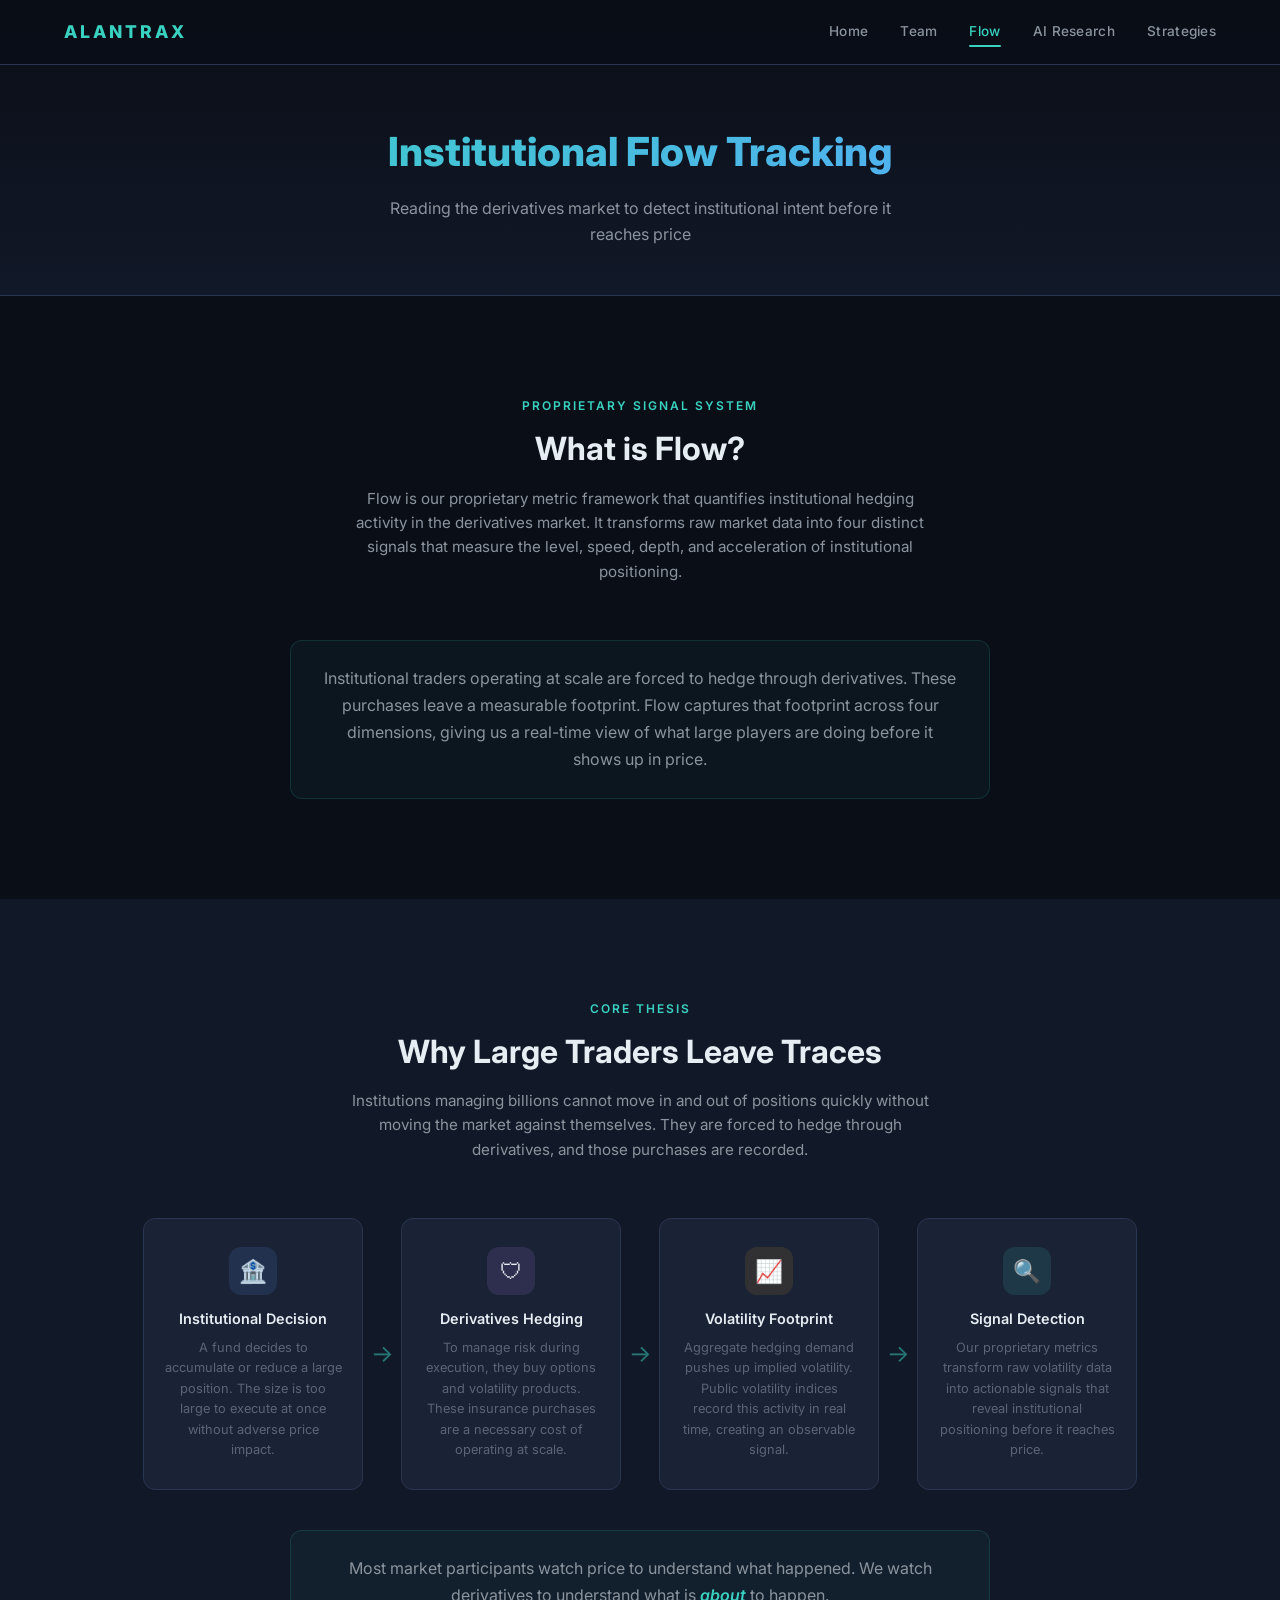
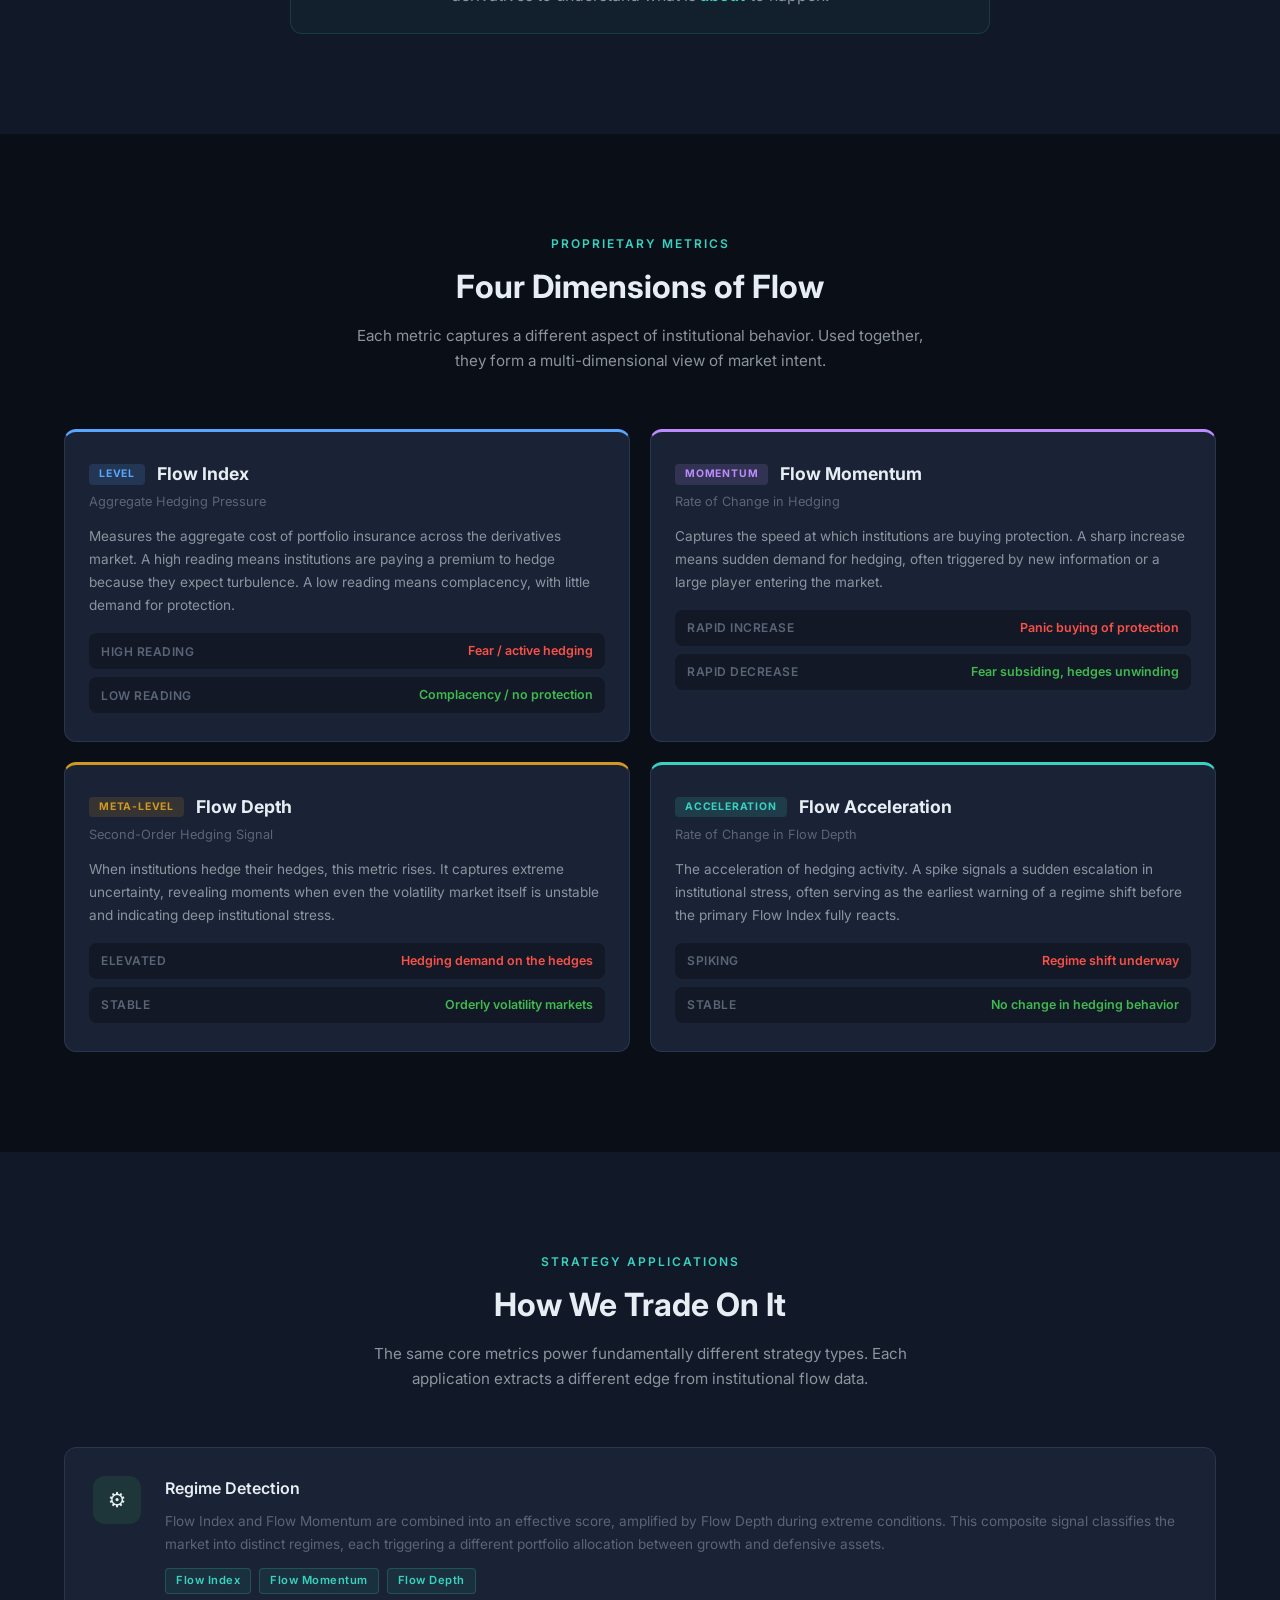
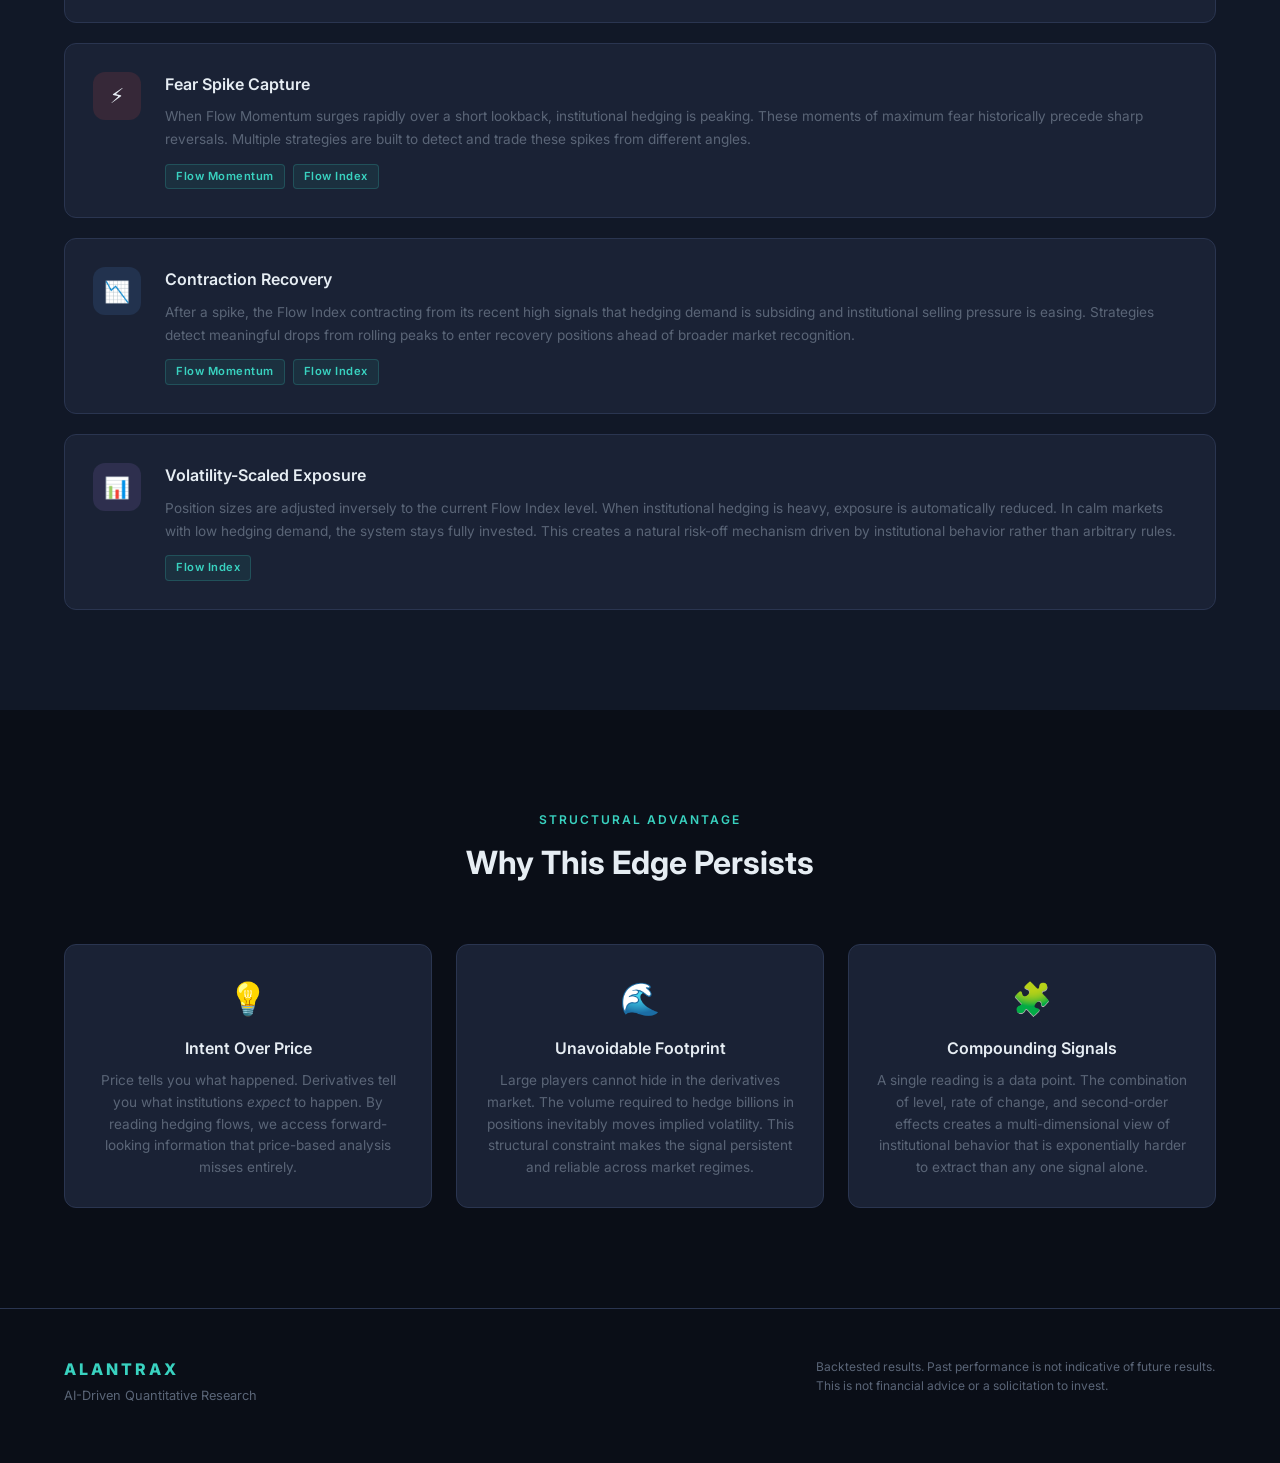
<file: flow.html>
<!DOCTYPE html>
<html lang="en">
<head>
<meta charset="UTF-8">
<meta name="viewport" content="width=device-width, initial-scale=1.0">
<title>Edge | Alantrax</title>
<link rel="preconnect" href="https://fonts.googleapis.com">
<link rel="preconnect" href="https://fonts.gstatic.com" crossorigin>
<link href="https://fonts.googleapis.com/css2?family=Inter:wght@300;400;500;600;700;800;900&display=swap" rel="stylesheet">
<link rel="stylesheet" href="css/styles.css">
<link rel="icon" href="assets/favicon.svg" type="image/svg+xml">
</head>
<body>

<nav id="main-nav" class="scrolled">
  <div class="nav-inner">
    <a href="index.html" class="nav-logo">ALANTRAX</a>
    <div class="nav-links">
      <a href="index.html">Home</a>
      <a href="team.html">Team</a>
      <a href="flow.html" class="active">Flow</a>
      <a href="ai.html">AI Research</a>
      <a href="strategies.html">Strategies</a>
    </div>
    <button class="nav-toggle" aria-label="Toggle menu">
      <span></span><span></span><span></span>
    </button>
  </div>
</nav>

<section class="page-hero">
  <div class="container">
    <h1 class="page-title">Institutional Flow Tracking</h1>
    <p class="page-desc">Reading the derivatives market to detect institutional intent before it reaches price</p>
  </div>
</section>

<!-- Flow Introduction -->
<section class="section">
  <div class="container">
    <div class="section-header">
      <h2 class="section-label">Proprietary Signal System</h2>
      <h3 class="section-title">What is Flow?</h3>
      <p class="section-desc">Flow is our proprietary metric framework that quantifies institutional hedging activity in the derivatives market. It transforms raw market data into four distinct signals that measure the level, speed, depth, and acceleration of institutional positioning.</p>
    </div>

    <div class="thesis-callout reveal">
      <p>Institutional traders operating at scale are forced to hedge through derivatives. These purchases leave a measurable footprint. Flow captures that footprint across four dimensions, giving us a real-time view of what large players are doing before it shows up in price.</p>
    </div>
  </div>
</section>

<!-- The Thesis -->
<section class="section section-dark">
  <div class="container">
    <div class="section-header">
      <h2 class="section-label">Core Thesis</h2>
      <h3 class="section-title">Why Large Traders Leave Traces</h3>
      <p class="section-desc">Institutions managing billions cannot move in and out of positions quickly without moving the market against themselves. They are forced to hedge through derivatives, and those purchases are recorded.</p>
    </div>

    <div class="thesis-flow reveal">
      <div class="thesis-step">
        <div class="thesis-icon thesis-icon-blue">&#x1F3E6;</div>
        <h4>Institutional Decision</h4>
        <p>A fund decides to accumulate or reduce a large position. The size is too large to execute at once without adverse price impact.</p>
      </div>
      <div class="thesis-arrow">&rarr;</div>
      <div class="thesis-step">
        <div class="thesis-icon thesis-icon-purple">&#x1F6E1;</div>
        <h4>Derivatives Hedging</h4>
        <p>To manage risk during execution, they buy options and volatility products. These insurance purchases are a necessary cost of operating at scale.</p>
      </div>
      <div class="thesis-arrow">&rarr;</div>
      <div class="thesis-step">
        <div class="thesis-icon thesis-icon-orange">&#x1F4C8;</div>
        <h4>Volatility Footprint</h4>
        <p>Aggregate hedging demand pushes up implied volatility. Public volatility indices record this activity in real time, creating an observable signal.</p>
      </div>
      <div class="thesis-arrow">&rarr;</div>
      <div class="thesis-step">
        <div class="thesis-icon thesis-icon-cyan">&#x1F50D;</div>
        <h4>Signal Detection</h4>
        <p>Our proprietary metrics transform raw volatility data into actionable signals that reveal institutional positioning before it reaches price.</p>
      </div>
    </div>

    <div class="thesis-callout reveal">
      <p>Most market participants watch price to understand what happened. We watch derivatives to understand what is <em>about</em> to happen.</p>
    </div>
  </div>
</section>

<!-- The Signals -->
<section class="section">
  <div class="container">
    <div class="section-header">
      <h2 class="section-label">Proprietary Metrics</h2>
      <h3 class="section-title">Four Dimensions of Flow</h3>
      <p class="section-desc">Each metric captures a different aspect of institutional behavior. Used together, they form a multi-dimensional view of market intent.</p>
    </div>

    <div class="signal-grid reveal">
      <div class="signal-card signal-card-level">
        <div class="signal-header">
          <div class="signal-badge signal-badge-blue">Level</div>
          <h4>Flow Index</h4>
        </div>
        <p class="signal-subtitle">Aggregate Hedging Pressure</p>
        <p class="signal-desc">Measures the aggregate cost of portfolio insurance across the derivatives market. A high reading means institutions are paying a premium to hedge because they expect turbulence. A low reading means complacency, with little demand for protection.</p>
        <div class="signal-reads">
          <div class="signal-read">
            <span class="signal-read-label">High reading</span>
            <span class="signal-read-value signal-read-fear">Fear / active hedging</span>
          </div>
          <div class="signal-read">
            <span class="signal-read-label">Low reading</span>
            <span class="signal-read-value signal-read-calm">Complacency / no protection</span>
          </div>
        </div>
      </div>

      <div class="signal-card signal-card-delta">
        <div class="signal-header">
          <div class="signal-badge signal-badge-purple">Momentum</div>
          <h4>Flow Momentum</h4>
        </div>
        <p class="signal-subtitle">Rate of Change in Hedging</p>
        <p class="signal-desc">Captures the speed at which institutions are buying protection. A sharp increase means sudden demand for hedging, often triggered by new information or a large player entering the market.</p>
        <div class="signal-reads">
          <div class="signal-read">
            <span class="signal-read-label">Rapid increase</span>
            <span class="signal-read-value signal-read-fear">Panic buying of protection</span>
          </div>
          <div class="signal-read">
            <span class="signal-read-label">Rapid decrease</span>
            <span class="signal-read-value signal-read-calm">Fear subsiding, hedges unwinding</span>
          </div>
        </div>
      </div>

      <div class="signal-card signal-card-vvix">
        <div class="signal-header">
          <div class="signal-badge signal-badge-orange">Meta-Level</div>
          <h4>Flow Depth</h4>
        </div>
        <p class="signal-subtitle">Second-Order Hedging Signal</p>
        <p class="signal-desc">When institutions hedge their hedges, this metric rises. It captures extreme uncertainty, revealing moments when even the volatility market itself is unstable and indicating deep institutional stress.</p>
        <div class="signal-reads">
          <div class="signal-read">
            <span class="signal-read-label">Elevated</span>
            <span class="signal-read-value signal-read-fear">Hedging demand on the hedges</span>
          </div>
          <div class="signal-read">
            <span class="signal-read-label">Stable</span>
            <span class="signal-read-value signal-read-calm">Orderly volatility markets</span>
          </div>
        </div>
      </div>

      <div class="signal-card signal-card-vvix-delta">
        <div class="signal-header">
          <div class="signal-badge signal-badge-cyan">Acceleration</div>
          <h4>Flow Acceleration</h4>
        </div>
        <p class="signal-subtitle">Rate of Change in Flow Depth</p>
        <p class="signal-desc">The acceleration of hedging activity. A spike signals a sudden escalation in institutional stress, often serving as the earliest warning of a regime shift before the primary Flow Index fully reacts.</p>
        <div class="signal-reads">
          <div class="signal-read">
            <span class="signal-read-label">Spiking</span>
            <span class="signal-read-value signal-read-fear">Regime shift underway</span>
          </div>
          <div class="signal-read">
            <span class="signal-read-label">Stable</span>
            <span class="signal-read-value signal-read-calm">No change in hedging behavior</span>
          </div>
        </div>
      </div>
    </div>
  </div>
</section>

<!-- Signal Applications -->
<section class="section section-dark">
  <div class="container">
    <div class="section-header">
      <h2 class="section-label">Strategy Applications</h2>
      <h3 class="section-title">How We Trade On It</h3>
      <p class="section-desc">The same core metrics power fundamentally different strategy types. Each application extracts a different edge from institutional flow data.</p>
    </div>

    <div class="application-grid reveal">
      <div class="application-card">
        <div class="application-icon-wrap application-icon-green">
          <span class="application-icon">&#x2699;</span>
        </div>
        <div class="application-content">
          <h4>Regime Detection</h4>
          <p>Flow Index and Flow Momentum are combined into an effective score, amplified by Flow Depth during extreme conditions. This composite signal classifies the market into distinct regimes, each triggering a different portfolio allocation between growth and defensive assets.</p>
          <div class="application-signals">
            <span class="signal-tag">Flow Index</span>
            <span class="signal-tag">Flow Momentum</span>
            <span class="signal-tag">Flow Depth</span>
          </div>
        </div>
      </div>

      <div class="application-card">
        <div class="application-icon-wrap application-icon-red">
          <span class="application-icon">&#x26A1;</span>
        </div>
        <div class="application-content">
          <h4>Fear Spike Capture</h4>
          <p>When Flow Momentum surges rapidly over a short lookback, institutional hedging is peaking. These moments of maximum fear historically precede sharp reversals. Multiple strategies are built to detect and trade these spikes from different angles.</p>
          <div class="application-signals">
            <span class="signal-tag">Flow Momentum</span>
            <span class="signal-tag">Flow Index</span>
          </div>
        </div>
      </div>

      <div class="application-card">
        <div class="application-icon-wrap application-icon-blue">
          <span class="application-icon">&#x1F4C9;</span>
        </div>
        <div class="application-content">
          <h4>Contraction Recovery</h4>
          <p>After a spike, the Flow Index contracting from its recent high signals that hedging demand is subsiding and institutional selling pressure is easing. Strategies detect meaningful drops from rolling peaks to enter recovery positions ahead of broader market recognition.</p>
          <div class="application-signals">
            <span class="signal-tag">Flow Momentum</span>
            <span class="signal-tag">Flow Index</span>
          </div>
        </div>
      </div>

      <div class="application-card">
        <div class="application-icon-wrap application-icon-purple">
          <span class="application-icon">&#x1F4CA;</span>
        </div>
        <div class="application-content">
          <h4>Volatility-Scaled Exposure</h4>
          <p>Position sizes are adjusted inversely to the current Flow Index level. When institutional hedging is heavy, exposure is automatically reduced. In calm markets with low hedging demand, the system stays fully invested. This creates a natural risk-off mechanism driven by institutional behavior rather than arbitrary rules.</p>
          <div class="application-signals">
            <span class="signal-tag">Flow Index</span>
          </div>
        </div>
      </div>
    </div>
  </div>
</section>

<!-- Why It Works -->
<section class="section">
  <div class="container">
    <div class="section-header">
      <h2 class="section-label">Structural Advantage</h2>
      <h3 class="section-title">Why This Edge Persists</h3>
    </div>

    <div class="edge-grid reveal">
      <div class="edge-card">
        <div class="edge-icon">&#x1F4A1;</div>
        <h4>Intent Over Price</h4>
        <p>Price tells you what happened. Derivatives tell you what institutions <em>expect</em> to happen. By reading hedging flows, we access forward-looking information that price-based analysis misses entirely.</p>
      </div>
      <div class="edge-card">
        <div class="edge-icon">&#x1F30A;</div>
        <h4>Unavoidable Footprint</h4>
        <p>Large players cannot hide in the derivatives market. The volume required to hedge billions in positions inevitably moves implied volatility. This structural constraint makes the signal persistent and reliable across market regimes.</p>
      </div>
      <div class="edge-card">
        <div class="edge-icon">&#x1F9E9;</div>
        <h4>Compounding Signals</h4>
        <p>A single reading is a data point. The combination of level, rate of change, and second-order effects creates a multi-dimensional view of institutional behavior that is exponentially harder to extract than any one signal alone.</p>
      </div>
    </div>
  </div>
</section>

<footer class="footer">
  <div class="container">
    <div class="footer-inner">
      <div class="footer-brand">
        <span class="footer-logo">ALANTRAX</span>
        <p class="footer-tagline">AI-Driven Quantitative Research</p>
      </div>
      <div class="footer-disclaimer">
        <p>Backtested results. Past performance is not indicative of future results. This is not financial advice or a solicitation to invest.</p>
      </div>
    </div>
  </div>
</footer>

<script src="js/app.js"></script>
</body>
</html>
</file>
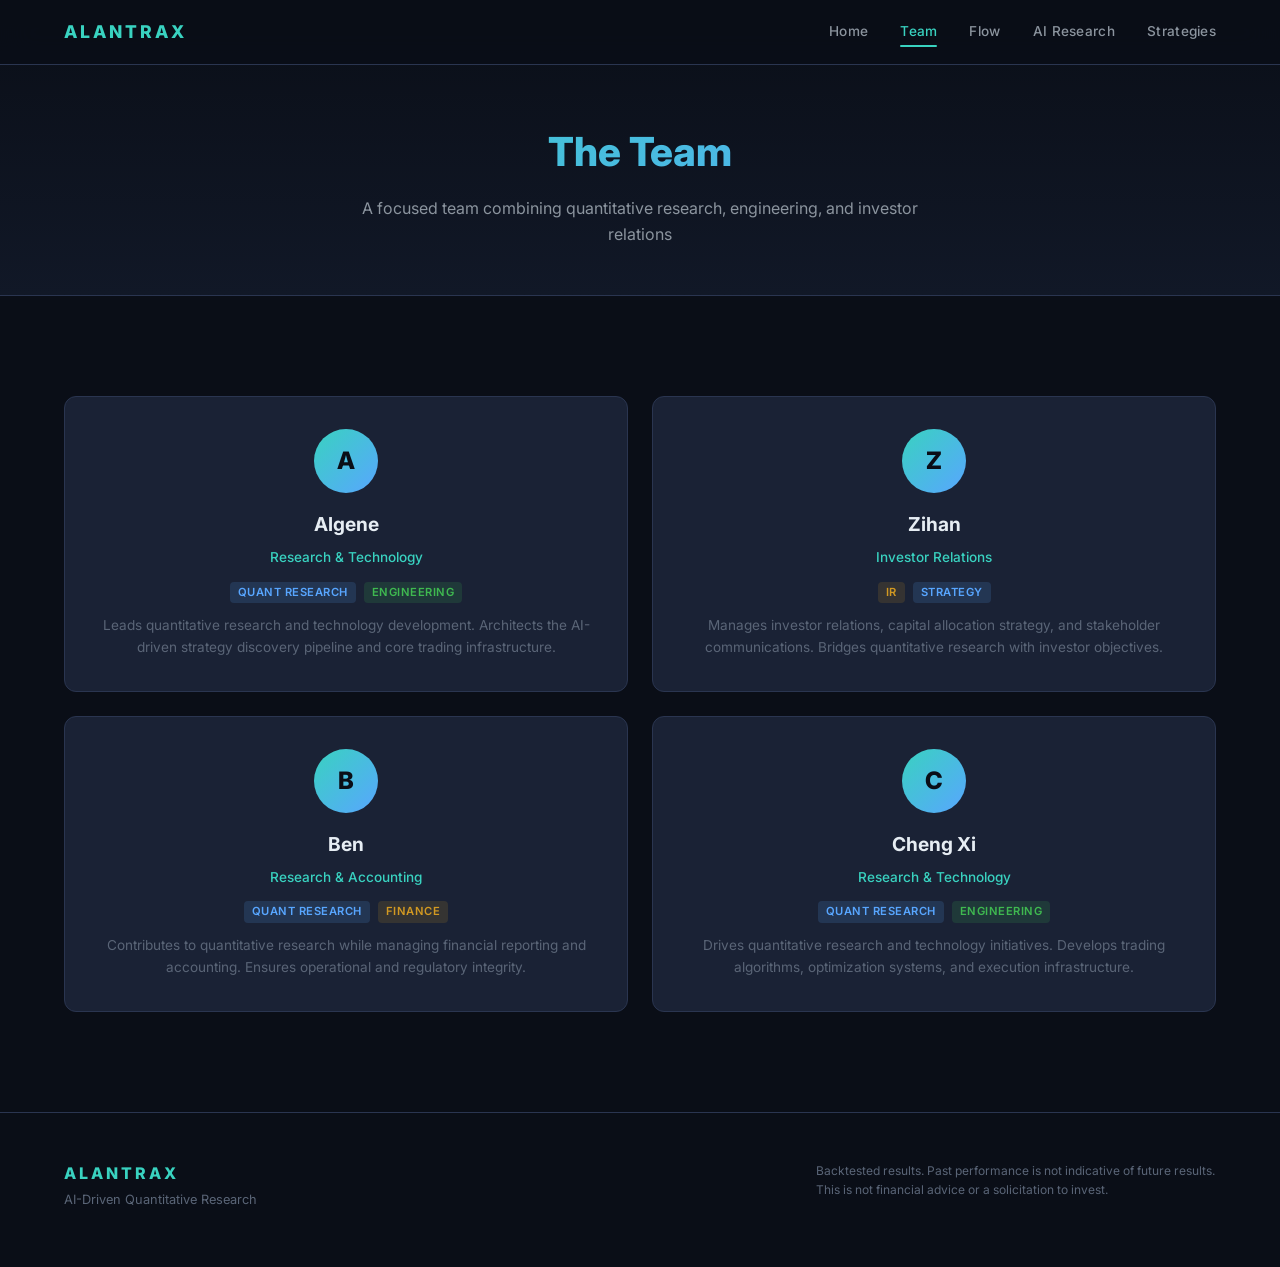
<file: team.html>
<!DOCTYPE html>
<html lang="en">
<head>
<meta charset="UTF-8">
<meta name="viewport" content="width=device-width, initial-scale=1.0">
<title>Team | Alantrax</title>
<link rel="preconnect" href="https://fonts.googleapis.com">
<link rel="preconnect" href="https://fonts.gstatic.com" crossorigin>
<link href="https://fonts.googleapis.com/css2?family=Inter:wght@300;400;500;600;700;800;900&display=swap" rel="stylesheet">
<link rel="stylesheet" href="css/styles.css">
<link rel="icon" href="assets/favicon.svg" type="image/svg+xml">
</head>
<body>

<nav id="main-nav" class="scrolled">
  <div class="nav-inner">
    <a href="index.html" class="nav-logo">ALANTRAX</a>
    <div class="nav-links">
      <a href="index.html">Home</a>
      <a href="team.html" class="active">Team</a>
      <a href="flow.html">Flow</a>
      <a href="ai.html">AI Research</a>
      <a href="strategies.html">Strategies</a>
    </div>
    <button class="nav-toggle" aria-label="Toggle menu">
      <span></span><span></span><span></span>
    </button>
  </div>
</nav>

<section class="page-hero">
  <div class="container">
    <h1 class="page-title">The Team</h1>
    <p class="page-desc">A focused team combining quantitative research, engineering, and investor relations</p>
  </div>
</section>

<section class="section">
  <div class="container">
    <div class="team-grid">
      <div class="team-card reveal">
        <div class="team-avatar">A</div>
        <h3 class="team-name">Algene</h3>
        <span class="team-role">Research & Technology</span>
        <div class="team-tags">
          <span class="badge badge-long">Quant Research</span>
          <span class="badge badge-passed">Engineering</span>
        </div>
        <p class="team-bio">Leads quantitative research and technology development. Architects the AI-driven strategy discovery pipeline and core trading infrastructure.</p>
      </div>

      <div class="team-card reveal">
        <div class="team-avatar">Z</div>
        <h3 class="team-name">Zihan</h3>
        <span class="team-role">Investor Relations</span>
        <div class="team-tags">
          <span class="badge badge-pardoned">IR</span>
          <span class="badge badge-long">Strategy</span>
        </div>
        <p class="team-bio">Manages investor relations, capital allocation strategy, and stakeholder communications. Bridges quantitative research with investor objectives.</p>
      </div>

      <div class="team-card reveal">
        <div class="team-avatar">B</div>
        <h3 class="team-name">Ben</h3>
        <span class="team-role">Research & Accounting</span>
        <div class="team-tags">
          <span class="badge badge-long">Quant Research</span>
          <span class="badge badge-pardoned">Finance</span>
        </div>
        <p class="team-bio">Contributes to quantitative research while managing financial reporting and accounting. Ensures operational and regulatory integrity.</p>
      </div>

      <div class="team-card reveal">
        <div class="team-avatar">C</div>
        <h3 class="team-name">Cheng Xi</h3>
        <span class="team-role">Research & Technology</span>
        <div class="team-tags">
          <span class="badge badge-long">Quant Research</span>
          <span class="badge badge-passed">Engineering</span>
        </div>
        <p class="team-bio">Drives quantitative research and technology initiatives. Develops trading algorithms, optimization systems, and execution infrastructure.</p>
      </div>
    </div>
  </div>
</section>

<footer class="footer">
  <div class="container">
    <div class="footer-inner">
      <div class="footer-brand">
        <span class="footer-logo">ALANTRAX</span>
        <p class="footer-tagline">AI-Driven Quantitative Research</p>
      </div>
      <div class="footer-disclaimer">
        <p>Backtested results. Past performance is not indicative of future results. This is not financial advice or a solicitation to invest.</p>
      </div>
    </div>
  </div>
</footer>

<script src="js/app.js"></script>
</body>
</html>
</file>
<file: css/styles.css>
/* ── Reset & Variables ─────────────────────────────────────────── */
*, *::before, *::after { box-sizing: border-box; margin: 0; padding: 0; }

:root {
  --bg-primary: #0a0e17;
  --bg-secondary: #111827;
  --bg-card: #1a2235;
  --bg-card-hover: #1f2a40;
  --border: #2a3550;
  --border-accent: rgba(57,210,192,0.2);

  --text-primary: #e6edf3;
  --text-secondary: #8b949e;
  --text-muted: #5a6577;

  --accent-cyan: #39d2c0;
  --accent-blue: #58a6ff;
  --accent-green: #3fb950;
  --accent-red: #f85149;
  --accent-purple: #bc8cff;
  --accent-orange: #d29922;
  --accent-gold: #e8b931;

  --font: 'Inter', -apple-system, BlinkMacSystemFont, 'Segoe UI', system-ui, sans-serif;
  --radius: 12px;
  --radius-sm: 8px;
}

html {
  font-size: 16px;
  scroll-behavior: smooth;
  scroll-padding-top: 70px;
}

body {
  background: var(--bg-primary);
  color: var(--text-primary);
  font-family: var(--font);
  line-height: 1.6;
  -webkit-font-smoothing: antialiased;
}

/* ── Container ────────────────────────────────────────────────── */
.container {
  max-width: 1200px;
  margin: 0 auto;
  padding: 0 24px;
}

/* ── Navigation ───────────────────────────────────────────────── */
#main-nav {
  position: fixed;
  top: 0;
  left: 0;
  right: 0;
  z-index: 1000;
  transition: background 0.3s, backdrop-filter 0.3s, box-shadow 0.3s;
}

#main-nav.scrolled {
  background: rgba(10,14,23,0.92);
  backdrop-filter: blur(16px);
  box-shadow: 0 1px 0 var(--border);
}

.nav-inner {
  max-width: 1200px;
  margin: 0 auto;
  padding: 0 24px;
  display: flex;
  align-items: center;
  justify-content: space-between;
  height: 64px;
}

.nav-logo {
  font-size: 1.1rem;
  font-weight: 800;
  letter-spacing: 3px;
  color: var(--accent-cyan);
  text-decoration: none;
}

.nav-links {
  display: flex;
  gap: 32px;
}

.nav-links a {
  color: var(--text-secondary);
  text-decoration: none;
  font-size: 0.85rem;
  font-weight: 500;
  letter-spacing: 0.3px;
  transition: color 0.2s;
  position: relative;
}

.nav-links a:hover,
.nav-links a.active {
  color: var(--accent-cyan);
}

.nav-links a.active::after {
  content: '';
  position: absolute;
  bottom: -4px;
  left: 0;
  right: 0;
  height: 2px;
  background: var(--accent-cyan);
  border-radius: 1px;
}

.nav-toggle {
  display: none;
  flex-direction: column;
  gap: 5px;
  background: none;
  border: none;
  cursor: pointer;
  padding: 4px;
}

.nav-toggle span {
  width: 22px;
  height: 2px;
  background: var(--text-secondary);
  border-radius: 1px;
  transition: 0.2s;
}

/* ── Hero ─────────────────────────────────────────────────────── */
.hero {
  position: relative;
  min-height: 100vh;
  display: flex;
  align-items: center;
  justify-content: center;
  overflow: hidden;
}

.hero-bg {
  position: absolute;
  inset: 0;
  background:
    radial-gradient(ellipse 80% 60% at 50% 40%, rgba(57,210,192,0.06) 0%, transparent 60%),
    radial-gradient(ellipse 60% 50% at 70% 60%, rgba(88,166,255,0.04) 0%, transparent 50%),
    var(--bg-primary);
}

.hero-content {
  position: relative;
  text-align: center;
  padding: 120px 24px 80px;
}

.hero-badge {
  display: inline-block;
  padding: 6px 16px;
  border: 1px solid var(--border);
  border-radius: 20px;
  font-size: 0.75rem;
  font-weight: 600;
  letter-spacing: 1.5px;
  text-transform: uppercase;
  color: var(--accent-cyan);
  margin-bottom: 24px;
}

.hero-title {
  font-size: clamp(3rem, 8vw, 6rem);
  font-weight: 900;
  letter-spacing: 8px;
  line-height: 1.1;
  background: linear-gradient(135deg, var(--accent-cyan) 0%, var(--accent-blue) 50%, var(--accent-purple) 100%);
  -webkit-background-clip: text;
  -webkit-text-fill-color: transparent;
  background-clip: text;
  margin-bottom: 12px;
}

.hero-subtitle {
  font-size: 1.1rem;
  color: var(--text-secondary);
  font-weight: 400;
  letter-spacing: 2px;
  margin-bottom: 20px;
}

.hero-tagline {
  font-size: 0.95rem;
  color: var(--text-muted);
  max-width: 520px;
  margin: 0 auto 48px;
  line-height: 1.7;
}

.hero-stats {
  display: flex;
  align-items: center;
  justify-content: center;
  gap: 32px;
  padding: 20px 36px;
  background: rgba(26,34,53,0.6);
  border: 1px solid var(--border);
  border-radius: var(--radius);
  margin: 0 auto 48px;
  width: fit-content;
}

.hero-stat-value {
  display: block;
  font-size: 1.5rem;
  font-weight: 700;
  color: var(--text-primary);
}

.hero-stat-label {
  display: block;
  font-size: 0.7rem;
  color: var(--text-muted);
  text-transform: uppercase;
  letter-spacing: 1px;
  margin-top: 4px;
}

.hero-stat-divider {
  width: 1px;
  height: 40px;
  background: var(--border);
}

.hero-cta {
  display: flex;
  align-items: center;
  justify-content: center;
  gap: 8px;
  color: var(--accent-cyan);
  text-decoration: none;
  font-size: 0.9rem;
  font-weight: 500;
  opacity: 0.7;
  transition: opacity 0.2s;
  animation: bounce 2s ease infinite;
}

.hero-cta:hover { opacity: 1; }

@keyframes bounce {
  0%, 100% { transform: translateY(0); }
  50% { transform: translateY(6px); }
}

/* ── Sections ─────────────────────────────────────────────────── */
.section {
  padding: 100px 0;
}

.section-dark {
  background: var(--bg-secondary);
}

.section-header {
  text-align: center;
  margin-bottom: 56px;
}

.section-label {
  font-size: 0.75rem;
  font-weight: 600;
  letter-spacing: 2px;
  text-transform: uppercase;
  color: var(--accent-cyan);
  margin-bottom: 8px;
}

.section-title {
  font-size: 2rem;
  font-weight: 700;
  color: var(--text-primary);
  margin-bottom: 12px;
}

.section-desc {
  font-size: 0.95rem;
  color: var(--text-secondary);
  max-width: 600px;
  margin: 0 auto;
}

.subsection-title {
  font-size: 0.95rem;
  font-weight: 600;
  color: var(--text-secondary);
  margin-bottom: 16px;
  text-transform: uppercase;
  letter-spacing: 1px;
}

/* ── Metrics Grid ─────────────────────────────────────────────── */
.metrics-grid {
  display: grid;
  grid-template-columns: repeat(3, 1fr);
  gap: 16px;
  margin-bottom: 32px;
}

.metrics-grid-4 {
  grid-template-columns: repeat(4, 1fr);
}

.metric-card {
  background: var(--bg-card);
  border: 1px solid var(--border);
  border-radius: var(--radius);
  padding: 28px 24px;
  text-align: center;
  transition: border-color 0.3s, transform 0.3s;
}

.metric-card:hover {
  border-color: var(--accent-cyan);
  transform: translateY(-2px);
}

.metric-value {
  font-size: 2.2rem;
  font-weight: 800;
  color: var(--accent-cyan);
  line-height: 1.2;
}

.metric-label {
  font-size: 0.8rem;
  color: var(--text-muted);
  text-transform: uppercase;
  letter-spacing: 1px;
  margin-top: 8px;
}

.metrics-subtitle {
  text-align: center;
  color: var(--text-secondary);
  font-size: 1rem;
}

.metrics-subtitle strong {
  color: var(--accent-green);
}

/* ── Charts ───────────────────────────────────────────────────── */
.chart-wrapper {
  position: relative;
  width: 100%;
  height: 500px;
  background: var(--bg-card);
  border: 1px solid var(--border);
  border-radius: var(--radius);
  padding: 24px 28px 40px 16px;
  overflow: visible;
  margin-bottom: 40px;
}

.chart-wrapper canvas {
  width: 100% !important;
  height: 100% !important;
}

.chart-wrapper-sm {
  height: 340px;
}

/* ── Risk Grid ────────────────────────────────────────────────── */
.risk-grid {
  display: grid;
  grid-template-columns: 1.2fr 0.8fr;
  gap: 24px;
  margin-bottom: 48px;
}

.yearly-returns {
  display: flex;
  flex-direction: column;
  gap: 8px;
}

.yearly-bar {
  display: flex;
  align-items: center;
  gap: 12px;
}

.yearly-bar-year {
  font-size: 0.85rem;
  font-weight: 600;
  color: var(--text-secondary);
  min-width: 40px;
}

.yearly-bar-track {
  flex: 1;
  height: 24px;
  background: rgba(42,53,80,0.4);
  border-radius: 4px;
  overflow: hidden;
  position: relative;
}

.yearly-bar-fill {
  height: 100%;
  border-radius: 4px;
  transition: width 1s ease;
  min-width: 2px;
}

.yearly-bar-fill.positive { background: var(--accent-green); }
.yearly-bar-fill.negative { background: var(--accent-red); }

.yearly-bar-value {
  font-size: 0.8rem;
  font-weight: 600;
  min-width: 55px;
  text-align: right;
}

.yearly-bar-value.positive { color: var(--accent-green); }
.yearly-bar-value.negative { color: var(--accent-red); }

/* ── Monthly Heatmap ──────────────────────────────────────────── */
.heatmap-container {
  overflow-x: auto;
}

.heatmap-table {
  width: 100%;
  border-collapse: collapse;
  font-size: 0.8rem;
}

.heatmap-table th,
.heatmap-table td {
  padding: 8px 6px;
  text-align: center;
  min-width: 52px;
}

.heatmap-table th {
  color: var(--text-muted);
  font-weight: 600;
  text-transform: uppercase;
  letter-spacing: 0.5px;
  font-size: 0.7rem;
  padding-bottom: 12px;
}

.heatmap-table .year-cell {
  font-weight: 600;
  color: var(--text-secondary);
  text-align: left;
  padding-right: 12px;
}

.heatmap-table .return-cell {
  border-radius: 4px;
  font-weight: 500;
  transition: transform 0.15s;
}

.heatmap-table .return-cell:hover {
  transform: scale(1.1);
  z-index: 1;
  position: relative;
}

.heatmap-table .yearly-total {
  font-weight: 700;
  border-left: 2px solid var(--border);
  padding-left: 12px;
}

/* ── Regime Cards ─────────────────────────────────────────────── */
.regime-grid {
  display: grid;
  grid-template-columns: repeat(3, 1fr);
  gap: 20px;
  margin-bottom: 40px;
}

.regime-card {
  background: var(--bg-card);
  border: 1px solid var(--border);
  border-radius: var(--radius);
  padding: 24px;
  transition: border-color 0.3s;
}

.regime-crisis { border-top: 3px solid var(--accent-red); }
.regime-elevated { border-top: 3px solid var(--accent-orange); }
.regime-low { border-top: 3px solid var(--accent-green); }

.regime-header {
  display: flex;
  align-items: center;
  gap: 12px;
  margin-bottom: 20px;
}

.regime-icon {
  width: 36px;
  height: 36px;
  display: flex;
  align-items: center;
  justify-content: center;
  border-radius: 8px;
  font-size: 1rem;
  font-weight: 700;
}

.regime-crisis .regime-icon { background: rgba(248,81,73,0.15); color: var(--accent-red); }
.regime-elevated .regime-icon { background: rgba(210,153,34,0.15); color: var(--accent-orange); }
.regime-low .regime-icon { background: rgba(63,185,80,0.15); color: var(--accent-green); }

.regime-name {
  font-size: 1rem;
  font-weight: 600;
  color: var(--text-primary);
}

.regime-condition {
  font-size: 0.8rem;
  color: var(--text-muted);
  margin-top: 2px;
}

.regime-bars {
  display: flex;
  flex-direction: column;
  gap: 10px;
}

.regime-bar-row {
  display: flex;
  align-items: center;
  gap: 8px;
}

.regime-asset {
  font-size: 0.75rem;
  font-weight: 600;
  color: var(--text-muted);
  min-width: 32px;
  letter-spacing: 0.5px;
}

.regime-bar {
  flex: 1;
  height: 8px;
  background: rgba(42,53,80,0.4);
  border-radius: 4px;
  overflow: hidden;
}

.regime-fill {
  height: 100%;
  border-radius: 4px;
  transition: width 0.8s ease;
}

.regime-fill-gold { background: var(--accent-gold); }
.regime-fill-blue { background: var(--accent-blue); }
.regime-fill-cyan { background: var(--accent-cyan); }
.regime-fill-orange { background: var(--accent-orange); }

.regime-pct {
  font-size: 0.75rem;
  font-weight: 600;
  color: var(--text-secondary);
  min-width: 30px;
  text-align: right;
}

.hedge-metrics {
  display: flex;
  justify-content: center;
  gap: 48px;
  padding-top: 16px;
}

.hedge-metric {
  text-align: center;
}

.hedge-metric-value {
  display: block;
  font-size: 1.3rem;
  font-weight: 700;
  color: var(--accent-cyan);
}

.hedge-metric-label {
  display: block;
  font-size: 0.7rem;
  color: var(--text-muted);
  text-transform: uppercase;
  letter-spacing: 1px;
  margin-top: 4px;
}

/* ── Divider ──────────────────────────────────────────────────── */
.divider-section {
  padding: 80px 0;
  background: linear-gradient(180deg, var(--bg-primary) 0%, var(--bg-secondary) 100%);
  border-top: 1px solid var(--border);
  border-bottom: 1px solid var(--border);
}

.divider-content {
  text-align: center;
}

.divider-title {
  font-size: 2.5rem;
  font-weight: 800;
  background: linear-gradient(135deg, var(--accent-purple) 0%, var(--accent-cyan) 100%);
  -webkit-background-clip: text;
  -webkit-text-fill-color: transparent;
  background-clip: text;
  margin-bottom: 16px;
}

.divider-subtitle {
  font-size: 1rem;
  color: var(--text-secondary);
  max-width: 560px;
  margin: 0 auto;
}

/* ── Architecture ─────────────────────────────────────────────── */
.architecture {
  margin-bottom: 48px;
}

.arch-flow {
  display: flex;
  align-items: stretch;
  gap: 0;
  justify-content: center;
  flex-wrap: wrap;
}

.arch-node {
  background: var(--bg-card);
  border: 1px solid var(--border);
  border-radius: var(--radius);
  padding: 24px 20px;
  text-align: center;
  flex: 0 1 200px;
  transition: border-color 0.3s;
}

.arch-node:hover {
  border-color: var(--accent-cyan);
}

.arch-icon {
  font-size: 1.5rem;
  margin-bottom: 8px;
}

.arch-node h4 {
  font-size: 0.9rem;
  font-weight: 600;
  color: var(--text-primary);
  margin-bottom: 6px;
}

.arch-node p {
  font-size: 0.78rem;
  color: var(--text-muted);
  line-height: 1.5;
}

.arch-arrow {
  display: flex;
  align-items: center;
  font-size: 1.5rem;
  color: var(--accent-cyan);
  padding: 0 8px;
  opacity: 0.5;
}

.arch-agent { border-top: 3px solid var(--accent-purple); }
.arch-optimize { border-top: 3px solid var(--accent-blue); }
.arch-gate { border-top: 3px solid var(--accent-green); }
.arch-ensemble { border-top: 3px solid var(--accent-cyan); }
.arch-graveyard { border-top: 3px solid var(--accent-red); }

.arch-feedback {
  position: relative;
  display: flex;
  justify-content: center;
  margin-top: 24px;
  padding-top: 24px;
}

.arch-feedback-line {
  position: absolute;
  top: 0;
  left: 20%;
  right: 20%;
  height: 1px;
  background: linear-gradient(90deg, transparent, var(--accent-red), transparent);
}

.arch-feedback-label {
  max-width: 300px;
}

/* ── Pipeline Stats ───────────────────────────────────────────── */
.pipeline-stats {
  display: flex;
  justify-content: center;
  gap: 48px;
}

.pipeline-stat {
  text-align: center;
}

.pipeline-stat-value {
  font-size: 2rem;
  font-weight: 800;
  color: var(--accent-cyan);
}

.pipeline-stat-label {
  font-size: 0.75rem;
  color: var(--text-muted);
  text-transform: uppercase;
  letter-spacing: 1px;
  margin-top: 4px;
}

/* ── Quality Gate Table ───────────────────────────────────────── */
.gate-table-wrap {
  overflow-x: auto;
}

.gate-table {
  width: 100%;
  border-collapse: collapse;
  font-size: 0.9rem;
}

.gate-table th {
  padding: 12px 16px;
  text-align: left;
  color: var(--text-muted);
  font-weight: 600;
  text-transform: uppercase;
  letter-spacing: 0.5px;
  font-size: 0.75rem;
  border-bottom: 2px solid var(--border);
}

.gate-table td {
  padding: 14px 16px;
  border-bottom: 1px solid rgba(42,53,80,0.3);
  color: var(--text-primary);
}

.gate-table tr:hover td {
  background: rgba(57,210,192,0.03);
}

.gate-table .metric-name {
  font-weight: 600;
  color: var(--accent-cyan);
}

.gate-table .l1-val {
  color: var(--accent-green);
  font-weight: 600;
  font-family: 'Cascadia Code', 'Fira Code', monospace;
}

.gate-table .l2-val {
  color: var(--accent-purple);
  font-weight: 600;
  font-family: 'Cascadia Code', 'Fira Code', monospace;
}

/* ── Strategy Table ───────────────────────────────────────────── */
.strat-table-wrap {
  overflow-x: auto;
}

.strat-table {
  width: 100%;
  border-collapse: collapse;
  font-size: 0.85rem;
}

.strat-table th {
  padding: 12px 14px;
  text-align: left;
  color: var(--text-muted);
  font-weight: 600;
  text-transform: uppercase;
  letter-spacing: 0.5px;
  font-size: 0.7rem;
  border-bottom: 2px solid var(--border);
  cursor: pointer;
  user-select: none;
  white-space: nowrap;
  transition: color 0.2s;
}

.strat-table th:hover {
  color: var(--accent-cyan);
}

.strat-table th.sorted-asc::after { content: ' \2191'; color: var(--accent-cyan); }
.strat-table th.sorted-desc::after { content: ' \2193'; color: var(--accent-cyan); }

.strat-table td {
  padding: 12px 14px;
  border-bottom: 1px solid rgba(42,53,80,0.3);
}

.strat-table tr:hover td {
  background: rgba(57,210,192,0.03);
}

.strat-table .strat-name {
  font-weight: 600;
  color: var(--text-primary);
  white-space: nowrap;
}

.badge {
  display: inline-block;
  padding: 2px 8px;
  border-radius: 4px;
  font-size: 0.7rem;
  font-weight: 600;
  letter-spacing: 0.5px;
  text-transform: uppercase;
}

.badge-long { background: rgba(88,166,255,0.15); color: var(--accent-blue); }
.badge-short { background: rgba(248,81,73,0.15); color: var(--accent-red); }
.badge-passed { background: rgba(63,185,80,0.15); color: var(--accent-green); }
.badge-pardoned { background: rgba(210,153,34,0.15); color: var(--accent-orange); }

.metric-cell {
  font-family: 'Cascadia Code', 'Fira Code', monospace;
  font-size: 0.82rem;
  color: var(--text-secondary);
}

/* ── Funnel ───────────────────────────────────────────────────── */
.funnel {
  max-width: 600px;
  margin: 0 auto 48px;
  display: flex;
  flex-direction: column;
  gap: 12px;
}

.funnel-step {
  display: flex;
  align-items: center;
  gap: 16px;
}

.funnel-bar {
  flex: 1;
  height: 36px;
  background: rgba(42,53,80,0.3);
  border-radius: 6px;
  overflow: hidden;
}

.funnel-fill {
  height: 100%;
  border-radius: 6px;
  transition: width 1.2s ease;
}

.funnel-total .funnel-fill { background: var(--accent-blue); }
.funnel-passed .funnel-fill { background: var(--accent-green); }
.funnel-graveyard .funnel-fill { background: var(--accent-red); }

.funnel-info {
  min-width: 240px;
}

.funnel-value {
  font-size: 1.3rem;
  font-weight: 700;
  color: var(--text-primary);
  margin-right: 8px;
}

.funnel-label {
  font-size: 0.85rem;
  color: var(--text-muted);
}

/* ── Failure Section ──────────────────────────────────────────── */
.failure-section {
  max-width: 700px;
  margin: 0 auto 48px;
}

/* ── Feedback Loop ────────────────────────────────────────────── */
.feedback-loop {
  text-align: center;
}

.loop-diagram {
  display: flex;
  align-items: center;
  justify-content: center;
  gap: 4px;
  flex-wrap: wrap;
}

.loop-step {
  background: var(--bg-card);
  border: 1px solid var(--border);
  border-radius: var(--radius-sm);
  padding: 12px 18px;
  text-align: center;
  min-width: 90px;
}

.loop-num {
  font-size: 0.7rem;
  font-weight: 700;
  color: var(--accent-cyan);
  margin-bottom: 4px;
}

.loop-text {
  font-size: 0.8rem;
  font-weight: 600;
  color: var(--text-primary);
}

.loop-arrow {
  font-size: 1.2rem;
  color: var(--accent-cyan);
  opacity: 0.4;
  padding: 0 4px;
}

.loop-arrow-back {
  font-size: 1.5rem;
  opacity: 0.6;
}

/* ── Footer ───────────────────────────────────────────────────── */
.footer {
  background: var(--bg-primary);
  border-top: 1px solid var(--border);
  padding: 48px 0 24px;
}

.footer-inner {
  display: flex;
  justify-content: space-between;
  align-items: flex-start;
  gap: 32px;
  margin-bottom: 32px;
}

.footer-logo {
  font-size: 1rem;
  font-weight: 800;
  letter-spacing: 3px;
  color: var(--accent-cyan);
}

.footer-tagline {
  font-size: 0.8rem;
  color: var(--text-muted);
  margin-top: 4px;
}

.footer-disclaimer p {
  font-size: 0.75rem;
  color: var(--text-muted);
  max-width: 400px;
  line-height: 1.6;
}

.footer-bottom {
  border-top: 1px solid var(--border);
  padding-top: 16px;
}

.footer-bottom p {
  font-size: 0.75rem;
  color: var(--text-muted);
}

/* ── Page Hero (inner pages) ───────────────────────────────────── */
.page-hero {
  padding: 120px 0 48px;
  text-align: center;
  background: linear-gradient(180deg, var(--bg-primary) 0%, var(--bg-secondary) 100%);
  border-bottom: 1px solid var(--border);
}

.page-title {
  font-size: 2.5rem;
  font-weight: 800;
  background: linear-gradient(135deg, var(--accent-cyan), var(--accent-blue));
  -webkit-background-clip: text;
  -webkit-text-fill-color: transparent;
  background-clip: text;
  margin-bottom: 12px;
}

.page-desc {
  font-size: 1rem;
  color: var(--text-secondary);
  max-width: 560px;
  margin: 0 auto;
}

/* ── Team Grid ────────────────────────────────────────────────── */
.team-grid {
  display: grid;
  grid-template-columns: repeat(2, 1fr);
  gap: 24px;
}

.team-card {
  background: var(--bg-card);
  border: 1px solid var(--border);
  border-radius: var(--radius);
  padding: 32px;
  text-align: center;
  transition: border-color 0.3s, transform 0.3s;
}

.team-card:hover {
  border-color: var(--accent-cyan);
  transform: translateY(-2px);
}

.team-avatar {
  width: 64px;
  height: 64px;
  border-radius: 50%;
  background: linear-gradient(135deg, var(--accent-cyan), var(--accent-blue));
  display: flex;
  align-items: center;
  justify-content: center;
  font-size: 1.5rem;
  font-weight: 800;
  color: var(--bg-primary);
  margin: 0 auto 16px;
}

.team-name {
  font-size: 1.2rem;
  font-weight: 700;
  color: var(--text-primary);
  margin-bottom: 4px;
}

.team-role {
  font-size: 0.85rem;
  color: var(--accent-cyan);
  font-weight: 500;
}

.team-tags {
  display: flex;
  justify-content: center;
  gap: 8px;
  margin: 12px 0;
}

.team-bio {
  font-size: 0.85rem;
  color: var(--text-muted);
  line-height: 1.6;
}

/* ── Edge Cards ───────────────────────────────────────────────── */
.edge-grid {
  display: grid;
  grid-template-columns: repeat(3, 1fr);
  gap: 24px;
}

.edge-card {
  background: var(--bg-card);
  border: 1px solid var(--border);
  border-radius: var(--radius);
  padding: 28px 24px;
  text-align: center;
  transition: border-color 0.3s;
}

.edge-card:hover { border-color: var(--accent-cyan); }

.edge-icon {
  font-size: 2rem;
  margin-bottom: 12px;
}

.edge-card h4 {
  font-size: 1rem;
  font-weight: 600;
  color: var(--text-primary);
  margin-bottom: 8px;
}

.edge-card p {
  font-size: 0.85rem;
  color: var(--text-muted);
  line-height: 1.6;
}

/* ── Risk Profile ─────────────────────────────────────────────── */
.risk-profile {
  margin-top: 40px;
  display: flex;
  flex-direction: column;
  gap: 32px;
}

.heatmap-section,
.yearly-section {
  margin-top: 0;
}

.yearly-returns {
  display: flex;
  flex-direction: column;
  gap: 8px;
}

.yearly-bar {
  display: flex;
  align-items: center;
  gap: 12px;
}

.yearly-bar-year {
  font-size: 0.85rem;
  font-weight: 600;
  color: var(--text-secondary);
  min-width: 40px;
}

.yearly-bar-track {
  flex: 1;
  height: 24px;
  background: rgba(42,53,80,0.4);
  border-radius: 4px;
  overflow: hidden;
}

.yearly-bar-fill {
  height: 100%;
  border-radius: 4px;
  min-width: 2px;
}

.yearly-bar-fill.positive { background: var(--accent-green); }
.yearly-bar-fill.negative { background: var(--accent-red); }

.yearly-bar-value {
  font-size: 0.8rem;
  font-weight: 600;
  min-width: 60px;
  text-align: right;
}

.yearly-bar-value.positive { color: var(--accent-green); }
.yearly-bar-value.negative { color: var(--accent-red); }

/* ── Agent Cards ──────────────────────────────────────────────── */
.agent-grid {
  display: grid;
  grid-template-columns: repeat(2, 1fr);
  gap: 20px;
}

.agent-card {
  background: var(--bg-card);
  border: 1px solid var(--border);
  border-radius: var(--radius);
  padding: 24px;
  border-left: 3px solid var(--accent-cyan);
  transition: border-color 0.3s;
}

.agent-card:hover {
  border-color: var(--accent-cyan);
}

.agent-card h4 {
  font-size: 0.95rem;
  font-weight: 600;
  color: var(--accent-cyan);
  margin-bottom: 8px;
}

.agent-card p {
  font-size: 0.85rem;
  color: var(--text-muted);
  line-height: 1.7;
}

/* ── Risk Flow ────────────────────────────────────────────────── */
.risk-flow {
  max-width: 700px;
  margin: 0 auto;
  display: flex;
  flex-direction: column;
  align-items: center;
  gap: 0;
}

.risk-flow-trigger {
  background: var(--bg-card);
  border: 1px solid var(--accent-red);
  border-radius: var(--radius);
  padding: 28px 32px;
  text-align: center;
  width: 100%;
}

.risk-flow-trigger h4 {
  font-size: 1.05rem;
  font-weight: 700;
  color: var(--accent-red);
  margin-bottom: 8px;
}

.risk-flow-trigger p {
  font-size: 0.9rem;
  color: var(--text-secondary);
  line-height: 1.6;
}

.risk-flow-icon {
  font-size: 1.5rem;
  margin-bottom: 10px;
}

.risk-flow-arrow {
  font-size: 1.8rem;
  color: var(--text-muted);
  padding: 8px 0;
}

.risk-flow-branch {
  display: grid;
  grid-template-columns: 1fr auto 1fr;
  gap: 16px;
  align-items: stretch;
  width: 100%;
}

.risk-flow-path {
  background: var(--bg-card);
  border: 1px solid var(--border);
  border-radius: var(--radius);
  padding: 24px;
  text-align: center;
}

.risk-flow-path h4 {
  font-size: 0.95rem;
  font-weight: 600;
  margin-bottom: 8px;
}

.risk-flow-path p {
  font-size: 0.85rem;
  color: var(--text-muted);
  line-height: 1.6;
}

.risk-flow-path-green { border-top: 3px solid var(--accent-green); }
.risk-flow-path-green h4 { color: var(--accent-green); }

.risk-flow-path-blue { border-top: 3px solid var(--accent-blue); }
.risk-flow-path-blue h4 { color: var(--accent-blue); }

.risk-flow-or {
  display: flex;
  align-items: center;
  font-size: 0.8rem;
  font-weight: 700;
  color: var(--text-muted);
  text-transform: uppercase;
  letter-spacing: 1px;
}

/* ── Pie Chart Row ────────────────────────────────────────────── */
.pie-row {
  display: grid;
  grid-template-columns: 1fr 1fr;
  gap: 24px;
  margin-top: 32px;
}

.pie-block {
  background: var(--bg-card);
  border: 1px solid var(--border);
  border-radius: var(--radius);
  padding: 24px;
  text-align: center;
}

.pie-block canvas {
  max-height: 280px;
}

/* ── Chart Meta ───────────────────────────────────────────────── */
.chart-meta {
  display: flex;
  justify-content: space-between;
  align-items: center;
  margin-bottom: 12px;
}

.chart-updated {
  font-size: 0.75rem;
  color: var(--text-muted);
}

.chart-note {
  font-size: 0.7rem;
  color: var(--text-muted);
  text-transform: uppercase;
  letter-spacing: 1px;
  background: rgba(42,53,80,0.4);
  padding: 3px 8px;
  border-radius: 4px;
}

/* ── Strategy Info Cards ──────────────────────────────────────── */
.strategy-info { margin-top: 32px; }

.info-cards {
  display: grid;
  grid-template-columns: repeat(4, 1fr);
  gap: 16px;
}

.info-card {
  background: var(--bg-card);
  border: 1px solid var(--border);
  border-radius: var(--radius-sm);
  padding: 16px;
  text-align: center;
}

.info-label {
  display: block;
  font-size: 0.7rem;
  color: var(--text-muted);
  text-transform: uppercase;
  letter-spacing: 1px;
  margin-bottom: 6px;
}

.info-value {
  display: block;
  font-size: 0.9rem;
  font-weight: 600;
  color: var(--accent-cyan);
}

/* ── Risk Explanation ─────────────────────────────────────────── */
.risk-explanation {
  display: flex;
  flex-direction: column;
  gap: 20px;
  max-width: 700px;
  margin: 0 auto 48px;
}

.risk-item {
  display: flex;
  gap: 16px;
  align-items: flex-start;
}

.risk-num {
  width: 36px;
  height: 36px;
  min-width: 36px;
  border-radius: 50%;
  background: rgba(57,210,192,0.1);
  border: 1px solid var(--accent-cyan);
  display: flex;
  align-items: center;
  justify-content: center;
  font-size: 0.85rem;
  font-weight: 700;
  color: var(--accent-cyan);
}

.risk-item h4 {
  font-size: 1rem;
  font-weight: 600;
  color: var(--text-primary);
  margin-bottom: 4px;
}

.risk-item p {
  font-size: 0.85rem;
  color: var(--text-muted);
  line-height: 1.6;
}

/* ── Bias Cards ──────────────────────────────────────────────── */
.bias-grid {
  display: grid;
  grid-template-columns: repeat(2, 1fr);
  gap: 20px;
}

.bias-card {
  background: var(--bg-card);
  border: 1px solid var(--border);
  border-radius: var(--radius);
  padding: 24px;
  transition: border-color 0.3s;
}

.bias-card:hover { border-color: var(--accent-cyan); }

.bias-card-execution { border-left: 3px solid var(--accent-blue); }
.bias-card-metrics { border-left: 3px solid var(--accent-orange); }
.bias-card-lookahead { border-left: 3px solid var(--accent-red); }
.bias-card-alignment { border-left: 3px solid var(--accent-purple); }

.bias-card-header {
  display: flex;
  align-items: center;
  justify-content: space-between;
  margin-bottom: 10px;
}

.bias-count {
  font-size: 0.7rem;
  font-weight: 600;
  letter-spacing: 0.5px;
  text-transform: uppercase;
  color: var(--text-muted);
  background: rgba(42,53,80,0.5);
  padding: 3px 10px;
  border-radius: 4px;
}

.bias-card h4 {
  font-size: 0.95rem;
  font-weight: 600;
  color: var(--text-primary);
}

.bias-card p {
  font-size: 0.83rem;
  color: var(--text-muted);
  line-height: 1.7;
}

/* ── Gate Metrics ────────────────────────────────────────────── */
.gate-metrics {
  display: grid;
  grid-template-columns: repeat(4, 1fr);
  gap: 12px;
}

.gate-metric {
  background: var(--bg-card);
  border: 1px solid var(--border);
  border-radius: var(--radius-sm);
  padding: 18px 16px;
  text-align: center;
  transition: border-color 0.3s;
}

.gate-metric:hover { border-color: var(--accent-cyan); }

.gate-metric-name {
  display: block;
  font-size: 0.9rem;
  font-weight: 700;
  color: var(--accent-cyan);
  margin-bottom: 4px;
}

.gate-metric-desc {
  display: block;
  font-size: 0.75rem;
  color: var(--text-muted);
  line-height: 1.5;
}

/* ── Robustness Grid ─────────────────────────────────────────── */
.robustness-grid {
  display: grid;
  grid-template-columns: repeat(2, 1fr);
  gap: 20px;
}

.robustness-item {
  display: flex;
  gap: 16px;
  align-items: flex-start;
  background: var(--bg-card);
  border: 1px solid var(--border);
  border-radius: var(--radius);
  padding: 24px;
  transition: border-color 0.3s;
}

.robustness-item:hover { border-color: var(--accent-cyan); }

.robustness-icon {
  font-size: 1.4rem;
  min-width: 32px;
  text-align: center;
}

.robustness-content h4 {
  font-size: 0.95rem;
  font-weight: 600;
  color: var(--text-primary);
  margin-bottom: 6px;
}

.robustness-content p {
  font-size: 0.83rem;
  color: var(--text-muted);
  line-height: 1.7;
}

/* ── Thesis Flow ─────────────────────────────────────────────── */
.thesis-flow {
  display: flex;
  align-items: stretch;
  gap: 0;
  justify-content: center;
  flex-wrap: wrap;
  margin-bottom: 40px;
}

.thesis-step {
  background: var(--bg-card);
  border: 1px solid var(--border);
  border-radius: var(--radius);
  padding: 28px 20px;
  text-align: center;
  flex: 0 1 220px;
  transition: border-color 0.3s, transform 0.3s;
}

.thesis-step:hover {
  border-color: var(--accent-cyan);
  transform: translateY(-2px);
}

.thesis-icon {
  width: 48px;
  height: 48px;
  border-radius: 12px;
  display: flex;
  align-items: center;
  justify-content: center;
  font-size: 1.4rem;
  margin: 0 auto 12px;
}

.thesis-icon-blue { background: rgba(88,166,255,0.12); }
.thesis-icon-purple { background: rgba(188,140,255,0.12); }
.thesis-icon-orange { background: rgba(210,153,34,0.12); }
.thesis-icon-cyan { background: rgba(57,210,192,0.12); }

.thesis-step h4 {
  font-size: 0.9rem;
  font-weight: 600;
  color: var(--text-primary);
  margin-bottom: 8px;
}

.thesis-step p {
  font-size: 0.8rem;
  color: var(--text-muted);
  line-height: 1.6;
}

.thesis-arrow {
  display: flex;
  align-items: center;
  font-size: 1.5rem;
  color: var(--accent-cyan);
  padding: 0 8px;
  opacity: 0.5;
}

.thesis-callout {
  text-align: center;
  padding: 24px 32px;
  background: rgba(57,210,192,0.04);
  border: 1px solid rgba(57,210,192,0.15);
  border-radius: var(--radius);
  max-width: 700px;
  margin: 0 auto;
}

.thesis-callout p {
  font-size: 1rem;
  color: var(--text-secondary);
  line-height: 1.7;
  font-weight: 400;
}

.thesis-callout em {
  color: var(--accent-cyan);
  font-style: italic;
  font-weight: 600;
}

/* ── Signal Cards ────────────────────────────────────────────── */
.signal-grid {
  display: grid;
  grid-template-columns: repeat(2, 1fr);
  gap: 20px;
}

.signal-card {
  background: var(--bg-card);
  border: 1px solid var(--border);
  border-radius: var(--radius);
  padding: 28px 24px;
  transition: border-color 0.3s;
}

.signal-card:hover { border-color: var(--accent-cyan); }

.signal-card-level { border-top: 3px solid var(--accent-blue); }
.signal-card-delta { border-top: 3px solid var(--accent-purple); }
.signal-card-vvix { border-top: 3px solid var(--accent-orange); }
.signal-card-vvix-delta { border-top: 3px solid var(--accent-cyan); }

.signal-header {
  display: flex;
  align-items: center;
  gap: 12px;
  margin-bottom: 4px;
}

.signal-badge {
  display: inline-block;
  padding: 2px 10px;
  border-radius: 4px;
  font-size: 0.65rem;
  font-weight: 700;
  letter-spacing: 0.8px;
  text-transform: uppercase;
}

.signal-badge-blue { background: rgba(88,166,255,0.15); color: var(--accent-blue); }
.signal-badge-purple { background: rgba(188,140,255,0.15); color: var(--accent-purple); }
.signal-badge-orange { background: rgba(210,153,34,0.15); color: var(--accent-orange); }
.signal-badge-cyan { background: rgba(57,210,192,0.15); color: var(--accent-cyan); }

.signal-header h4 {
  font-size: 1.1rem;
  font-weight: 700;
  color: var(--text-primary);
}

.signal-subtitle {
  font-size: 0.8rem;
  color: var(--text-muted);
  margin-bottom: 12px;
}

.signal-desc {
  font-size: 0.85rem;
  color: var(--text-secondary);
  line-height: 1.7;
  margin-bottom: 16px;
}

.signal-reads {
  display: flex;
  flex-direction: column;
  gap: 8px;
}

.signal-read {
  display: flex;
  justify-content: space-between;
  align-items: center;
  padding: 8px 12px;
  background: rgba(10,14,23,0.5);
  border-radius: var(--radius-sm);
}

.signal-read-label {
  font-size: 0.75rem;
  font-weight: 600;
  color: var(--text-muted);
  text-transform: uppercase;
  letter-spacing: 0.5px;
}

.signal-read-value {
  font-size: 0.78rem;
  font-weight: 600;
}

.signal-read-fear { color: var(--accent-red); }
.signal-read-calm { color: var(--accent-green); }

/* ── Application Cards ───────────────────────────────────────── */
.application-grid {
  display: flex;
  flex-direction: column;
  gap: 20px;
}

.application-card {
  display: flex;
  gap: 24px;
  align-items: flex-start;
  background: var(--bg-card);
  border: 1px solid var(--border);
  border-radius: var(--radius);
  padding: 28px;
  transition: border-color 0.3s;
}

.application-card:hover { border-color: var(--accent-cyan); }

.application-icon-wrap {
  width: 48px;
  height: 48px;
  min-width: 48px;
  border-radius: 12px;
  display: flex;
  align-items: center;
  justify-content: center;
}

.application-icon {
  font-size: 1.3rem;
}

.application-icon-green { background: rgba(63,185,80,0.12); }
.application-icon-red { background: rgba(248,81,73,0.12); }
.application-icon-blue { background: rgba(88,166,255,0.12); }
.application-icon-purple { background: rgba(188,140,255,0.12); }

.application-content h4 {
  font-size: 1rem;
  font-weight: 600;
  color: var(--text-primary);
  margin-bottom: 8px;
}

.application-content p {
  font-size: 0.85rem;
  color: var(--text-muted);
  line-height: 1.7;
  margin-bottom: 12px;
}

.application-signals {
  display: flex;
  gap: 8px;
  flex-wrap: wrap;
}

.signal-tag {
  display: inline-block;
  padding: 3px 10px;
  border-radius: 4px;
  font-size: 0.7rem;
  font-weight: 600;
  letter-spacing: 0.5px;
  background: rgba(57,210,192,0.08);
  color: var(--accent-cyan);
  border: 1px solid rgba(57,210,192,0.2);
}

/* ── Reveal Animation ─────────────────────────────────────────── */
.reveal {
  opacity: 0;
  transform: translateY(24px);
  transition: opacity 0.7s ease, transform 0.7s ease;
}

.reveal.visible {
  opacity: 1;
  transform: translateY(0);
}

/* ── Responsive ───────────────────────────────────────────────── */
@media (max-width: 1024px) {
  .metrics-grid { grid-template-columns: repeat(3, 1fr); }
  .regime-grid { grid-template-columns: repeat(3, 1fr); }
  .risk-grid { grid-template-columns: 1fr; }
}

@media (max-width: 768px) {
  .nav-links { display: none; }
  .nav-links.open {
    display: flex;
    flex-direction: column;
    position: absolute;
    top: 64px;
    left: 0;
    right: 0;
    background: rgba(10,14,23,0.97);
    backdrop-filter: blur(16px);
    padding: 16px 24px;
    gap: 16px;
    border-bottom: 1px solid var(--border);
  }
  .nav-toggle { display: flex; }

  .metrics-grid { grid-template-columns: repeat(2, 1fr); }
  .regime-grid { grid-template-columns: 1fr; }
  .hero-stats { flex-direction: column; gap: 16px; padding: 20px 24px; margin-bottom: 24px; }
  .hero-cta { display: block; }
  .hero-stat-divider { width: 40px; height: 1px; }
  .pipeline-stats { flex-wrap: wrap; gap: 24px; }
  .arch-flow { flex-direction: column; align-items: center; }
  .arch-arrow { transform: rotate(90deg); }
  .footer-inner { flex-direction: column; }
  .edge-grid { grid-template-columns: 1fr; }
  .team-grid { grid-template-columns: 1fr; }
  .info-cards { grid-template-columns: repeat(2, 1fr); }
  .pie-row { grid-template-columns: 1fr; }
  .agent-grid { grid-template-columns: 1fr; }
  .risk-flow-branch { grid-template-columns: 1fr; }
  .risk-flow-or { justify-content: center; padding: 4px 0; }
  .signal-grid { grid-template-columns: 1fr; }
  .thesis-flow { flex-direction: column; align-items: center; }
  .thesis-arrow { transform: rotate(90deg); }
  .application-card { flex-direction: column; }
  .bias-grid { grid-template-columns: 1fr; }
  .gate-metrics { grid-template-columns: repeat(2, 1fr); }
  .robustness-grid { grid-template-columns: 1fr; }

  .section { padding: 64px 0; }
  .section-title { font-size: 1.5rem; }
  .chart-wrapper { height: 360px; padding: 16px 12px 32px 8px; }
  .chart-wrapper-sm { height: 280px; }

  .funnel-step { flex-direction: column; text-align: center; }
  .funnel-info { min-width: auto; }
  .page-hero { padding: 100px 0 32px; }
  .page-title { font-size: 1.8rem; }
}

@media (max-width: 480px) {
  .metrics-grid { grid-template-columns: 1fr; }
  .metric-value { font-size: 1.8rem; }
  .hero-title { letter-spacing: 4px; }
}
</file>
